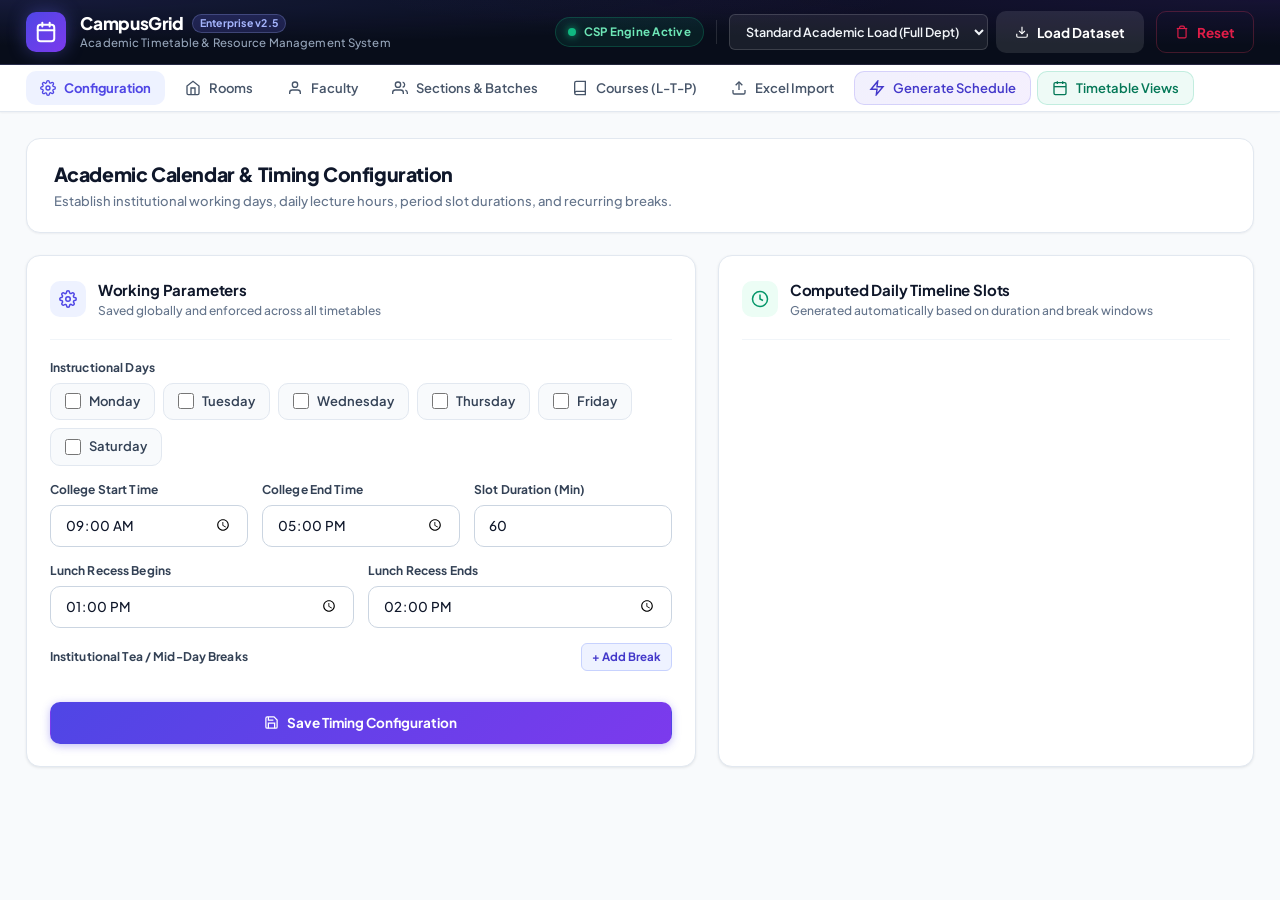
<file: templates/index.html>
<!DOCTYPE html>
<html lang="en">

<head>
    <meta charset="UTF-8">
    <meta name="viewport" content="width=device-width, initial-scale=1.0">
    <title>CampusGrid Enterprise — Academic Timetable Scheduling System</title>
    <!-- Modern Typography: Plus Jakarta Sans & Inter -->
    <link rel="preconnect" href="https://fonts.googleapis.com">
    <link rel="preconnect" href="https://fonts.gstatic.com" crossorigin>
    <link href="https://fonts.googleapis.com/css2?family=Plus+Jakarta+Sans:wght@400;500;600;700;800&family=Inter:wght@400;500;600;700&display=swap" rel="stylesheet">
    <!-- Cache-Busted Stylesheet -->
    <link rel="stylesheet" href="/static/style.css?v=3.0.0">
</head>

<body>

    <!-- ── Enterprise Top Header Bar ── -->
    <header class="app-header">
        <div class="header-container">
            <div class="brand-group">
                <div class="brand-logo">
                    <svg width="22" height="22" viewBox="0 0 24 24" fill="none" stroke="currentColor" stroke-width="2.2" stroke-linecap="round" stroke-linejoin="round">
                        <rect x="3" y="4" width="18" height="18" rx="3" ry="3"></rect>
                        <line x1="16" y1="2" x2="16" y2="6"></line>
                        <line x1="8" y1="2" x2="8" y2="6"></line>
                        <line x1="3" y1="10" x2="21" y2="10"></line>
                    </svg>
                </div>
                <div class="brand-details">
                    <div class="brand-title">
                        CampusGrid
                        <span class="badge-env">Enterprise v2.5</span>
                    </div>
                    <div class="brand-tagline">Academic Timetable &amp; Resource Management System</div>
                </div>
            </div>

            <div class="header-controls">
                <div class="engine-status-pill">
                    <span class="status-pulse-dot"></span>
                    <span class="engine-status-label">CSP Engine Active</span>
                </div>

                <div class="header-divider"></div>

                <!-- Scenario Quick Loader -->
                <div class="quick-scenario-box">
                    <select id="demo-scenario-select" class="select-scenario" title="Select academic dataset scenario">
                        <option value="standard">Standard Academic Load (Full Dept)</option>
                        <option value="bottleneck">High Utilization (Lab Intensive)</option>
                        <option value="infeasible">Conflict Verification Test</option>
                        <option value="single_section">Single Department Sample</option>
                    </select>
                    <button id="btn-load-demo" class="btn btn-header" title="Load chosen scenario into SQLite">
                        <svg width="14" height="14" viewBox="0 0 24 24" fill="none" stroke="currentColor" stroke-width="2"><path d="M21 15v4a2 2 0 0 1-2 2H5a2 2 0 0 1-2-2v-4"></path><polyline points="7 10 12 15 17 10"></polyline><line x1="12" y1="15" x2="12" y2="3"></line></svg>
                        Load Dataset
                    </button>
                </div>

                <button id="btn-clear-data" class="btn btn-ghost-danger btn-header-danger" title="Clear all database tables">
                    <svg width="14" height="14" viewBox="0 0 24 24" fill="none" stroke="currentColor" stroke-width="2"><polyline points="3 6 5 6 21 6"></polyline><path d="M19 6v14a2 2 0 0 1-2 2H7a2 2 0 0 1-2-2V6m3 0V4a2 2 0 0 1 2-2h4a2 2 0 0 1 2 2v2"></path></svg>
                    Reset
                </button>
            </div>
        </div>
    </header>

    <!-- ── Segmented Navigation Strip ── -->
    <nav class="app-nav">
        <div class="nav-container">
            <div class="nav-tabs tabs">
                <button class="tab-btn active" data-target="config">
                    <svg width="16" height="16" viewBox="0 0 24 24" fill="none" stroke="currentColor" stroke-width="2"><circle cx="12" cy="12" r="3"></circle><path d="M19.4 15a1.65 1.65 0 0 0 .33 1.82l.06.06a2 2 0 0 1 0 2.83 2 2 0 0 1-2.83 0l-.06-.06a1.65 1.65 0 0 0-1.82-.33 1.65 1.65 0 0 0-1 1.51V21a2 2 0 0 1-2 2 2 2 0 0 1-2-2v-.09A1.65 1.65 0 0 0 9 19.4a1.65 1.65 0 0 0-1.82.33l-.06.06a2 2 0 0 1-2.83 0 2 2 0 0 1 0-2.83l.06-.06a1.65 1.65 0 0 0 .33-1.82 1.65 1.65 0 0 0-1.51-1H3a2 2 0 0 1-2-2 2 2 0 0 1 2-2h.09A1.65 1.65 0 0 0 4.6 9a1.65 1.65 0 0 0-.33-1.82l-.06-.06a2 2 0 0 1 0-2.83 2 2 0 0 1 2.83 0l.06.06a1.65 1.65 0 0 0 1.82.33H9a1.65 1.65 0 0 0 1-1.51V3a2 2 0 0 1 2-2 2 2 0 0 1 2 2v.09a1.65 1.65 0 0 0 1 1.51 1.65 1.65 0 0 0 1.82-.33l.06-.06a2 2 0 0 1 2.83 0 2 2 0 0 1 0 2.83l-.06.06a1.65 1.65 0 0 0-.33 1.82V9a1.65 1.65 0 0 0 1.51 1H21a2 2 0 0 1 2 2 2 2 0 0 1-2 2h-.09a1.65 1.65 0 0 0-1.51 1z"></path></svg>
                    Configuration
                </button>
                <button class="tab-btn" data-target="rooms">
                    <svg width="16" height="16" viewBox="0 0 24 24" fill="none" stroke="currentColor" stroke-width="2"><path d="M3 9l9-7 9 7v11a2 2 0 0 1-2 2H5a2 2 0 0 1-2-2z"></path><polyline points="9 22 9 12 15 12 15 22"></polyline></svg>
                    Rooms
                </button>
                <button class="tab-btn" data-target="faculty">
                    <svg width="16" height="16" viewBox="0 0 24 24" fill="none" stroke="currentColor" stroke-width="2"><path d="M20 21v-2a4 4 0 0 0-4-4H8a4 4 0 0 0-4 4v2"></path><circle cx="12" cy="7" r="4"></circle></svg>
                    Faculty
                </button>
                <button class="tab-btn" data-target="sections">
                    <svg width="16" height="16" viewBox="0 0 24 24" fill="none" stroke="currentColor" stroke-width="2"><path d="M17 21v-2a4 4 0 0 0-4-4H5a4 4 0 0 0-4 4v2"></path><circle cx="9" cy="7" r="4"></circle><path d="M23 21v-2a4 4 0 0 0-3-3.87"></path><path d="M16 3.13a4 4 0 0 1 0 7.75"></path></svg>
                    Sections &amp; Batches
                </button>
                <button class="tab-btn" data-target="courses">
                    <svg width="16" height="16" viewBox="0 0 24 24" fill="none" stroke="currentColor" stroke-width="2"><path d="M4 19.5A2.5 2.5 0 0 1 6.5 17H20"></path><path d="M6.5 2H20v20H6.5A2.5 2.5 0 0 1 4 19.5v-15A2.5 2.5 0 0 1 6.5 2z"></path></svg>
                    Courses (L-T-P)
                </button>
                <button class="tab-btn" data-target="import">
                    <svg width="16" height="16" viewBox="0 0 24 24" fill="none" stroke="currentColor" stroke-width="2"><path d="M21 15v4a2 2 0 0 1-2 2H5a2 2 0 0 1-2-2v-4"></path><polyline points="17 8 12 3 7 8"></polyline><line x1="12" y1="3" x2="12" y2="15"></line></svg>
                    Excel Import
                </button>
                <button class="tab-btn tab-highlight" data-target="generate">
                    <svg width="16" height="16" viewBox="0 0 24 24" fill="none" stroke="currentColor" stroke-width="2.2"><polygon points="13 2 3 14 12 14 11 22 21 10 12 10 13 2"></polygon></svg>
                    Generate Schedule
                </button>
                <button class="tab-btn tab-highlight-secondary" data-target="views">
                    <svg width="16" height="16" viewBox="0 0 24 24" fill="none" stroke="currentColor" stroke-width="2"><rect x="3" y="4" width="18" height="18" rx="2" ry="2"></rect><line x1="16" y1="2" x2="16" y2="6"></line><line x1="8" y1="2" x2="8" y2="6"></line><line x1="3" y1="10" x2="21" y2="10"></line></svg>
                    Timetable Views
                </button>
            </div>
        </div>
    </nav>

    <!-- ── Main Workspace ── -->
    <main id="content">

        <!-- ========================================================
             1. CONFIGURATION TAB
             ======================================================== -->
        <section id="config" class="tab-content active">
            <div class="view-header-card">
                <div class="view-header-text">
                    <h2>Academic Calendar &amp; Timing Configuration</h2>
                    <p>Establish institutional working days, daily lecture hours, period slot durations, and recurring breaks.</p>
                </div>
            </div>

            <div class="layout-grid-2col">
                <div class="card form-card">
                    <div class="card-head">
                        <div class="card-head-icon icon-indigo">
                            <svg width="18" height="18" viewBox="0 0 24 24" fill="none" stroke="currentColor" stroke-width="2"><circle cx="12" cy="12" r="3"></circle><path d="M19.4 15a1.65 1.65 0 0 0 .33 1.82l.06.06a2 2 0 0 1 0 2.83 2 2 0 0 1-2.83 0l-.06-.06a1.65 1.65 0 0 0-1.82-.33 1.65 1.65 0 0 0-1 1.51V21a2 2 0 0 1-2 2 2 2 0 0 1-2-2v-.09A1.65 1.65 0 0 0 9 19.4a1.65 1.65 0 0 0-1.82.33l-.06.06a2 2 0 0 1-2.83 0 2 2 0 0 1 0-2.83l.06-.06a1.65 1.65 0 0 0 .33-1.82 1.65 1.65 0 0 0-1.51-1H3a2 2 0 0 1-2-2 2 2 0 0 1 2-2h.09A1.65 1.65 0 0 0 4.6 9a1.65 1.65 0 0 0-.33-1.82l-.06-.06a2 2 0 0 1 0-2.83 2 2 0 0 1 2.83 0l.06.06a1.65 1.65 0 0 0 1.82.33H9a1.65 1.65 0 0 0 1-1.51V3a2 2 0 0 1 2-2 2 2 0 0 1 2 2v.09a1.65 1.65 0 0 0 1 1.51 1.65 1.65 0 0 0 1.82-.33l.06-.06a2 2 0 0 1 2.83 0 2 2 0 0 1 0 2.83l-.06.06a1.65 1.65 0 0 0-.33 1.82V9a1.65 1.65 0 0 0 1.51 1H21a2 2 0 0 1 2 2 2 2 0 0 1-2 2h-.09a1.65 1.65 0 0 0-1.51 1z"></path></svg>
                        </div>
                        <div>
                            <h3>Working Parameters</h3>
                            <span class="card-subtitle">Saved globally and enforced across all timetables</span>
                        </div>
                    </div>

                    <form id="form-config" class="form-body">
                        <div class="form-group">
                            <label class="form-label">Instructional Days</label>
                            <div class="checkbox-pills-row">
                                <label class="checkbox-pill"><input type="checkbox" name="working_days" value="Monday"> Monday</label>
                                <label class="checkbox-pill"><input type="checkbox" name="working_days" value="Tuesday"> Tuesday</label>
                                <label class="checkbox-pill"><input type="checkbox" name="working_days" value="Wednesday"> Wednesday</label>
                                <label class="checkbox-pill"><input type="checkbox" name="working_days" value="Thursday"> Thursday</label>
                                <label class="checkbox-pill"><input type="checkbox" name="working_days" value="Friday"> Friday</label>
                                <label class="checkbox-pill"><input type="checkbox" name="working_days" value="Saturday"> Saturday</label>
                            </div>
                        </div>

                        <div class="form-grid-3">
                            <div class="form-group">
                                <label class="form-label" for="start_time">College Start Time</label>
                                <input type="time" id="start_time" name="start_time" value="09:00" class="input-modern" required>
                            </div>
                            <div class="form-group">
                                <label class="form-label" for="end_time">College End Time</label>
                                <input type="time" id="end_time" name="end_time" value="17:00" class="input-modern" required>
                            </div>
                            <div class="form-group">
                                <label class="form-label" for="slot_duration_minutes">Slot Duration (Min)</label>
                                <input type="number" id="slot_duration_minutes" name="slot_duration_minutes" value="60" class="input-modern" min="30" max="120" step="5" required>
                            </div>
                        </div>

                        <div class="form-grid-2">
                            <div class="form-group">
                                <label class="form-label" for="lunch_start">Lunch Recess Begins</label>
                                <input type="time" id="lunch_start" name="lunch_start" value="13:00" class="input-modern" required>
                            </div>
                            <div class="form-group">
                                <label class="form-label" for="lunch_end">Lunch Recess Ends</label>
                                <input type="time" id="lunch_end" name="lunch_end" value="14:00" class="input-modern" required>
                            </div>
                        </div>

                        <div class="form-group">
                            <div class="form-label-row">
                                <label class="form-label">Institutional Tea / Mid-Day Breaks</label>
                                <button type="button" id="btn-add-break" class="btn btn-xs btn-outline-primary">+ Add Break</button>
                            </div>
                            <div id="breaks-container" class="breaks-list"></div>
                        </div>

                        <button type="submit" class="btn btn-primary btn-block">
                            <svg width="15" height="15" viewBox="0 0 24 24" fill="none" stroke="currentColor" stroke-width="2"><path d="M19 21H5a2 2 0 0 1-2-2V5a2 2 0 0 1 2-2h11l5 5v11a2 2 0 0 1-2 2z"></path><polyline points="17 21 17 13 7 13 7 21"></polyline><polyline points="7 3 7 8 15 8"></polyline></svg>
                            Save Timing Configuration
                        </button>
                    </form>
                </div>

                <div class="card preview-card" id="time-slots-display">
                    <div class="card-head">
                        <div class="card-head-icon icon-emerald">
                            <svg width="18" height="18" viewBox="0 0 24 24" fill="none" stroke="currentColor" stroke-width="2"><circle cx="12" cy="12" r="10"></circle><polyline points="12 6 12 12 16 14"></polyline></svg>
                        </div>
                        <div>
                            <h3>Computed Daily Timeline Slots</h3>
                            <span class="card-subtitle">Generated automatically based on duration and break windows</span>
                        </div>
                    </div>
                    <div class="timeline-slot-container">
                        <ul id="time-slots-list" class="slot-list-modern"></ul>
                    </div>
                </div>
            </div>
        </section>

        <!-- ========================================================
             2. ROOMS TAB
             ======================================================== -->
        <section id="rooms" class="tab-content">
            <div class="view-header-card">
                <div class="view-header-text">
                    <h2>Campus Classrooms &amp; Laboratories</h2>
                    <p>Manage learning spaces, theoretical lecture halls, and specialized laboratory infrastructure.</p>
                </div>
            </div>

            <div class="card form-card">
                <div class="card-head">
                    <div class="card-head-icon icon-blue">
                        <svg width="18" height="18" viewBox="0 0 24 24" fill="none" stroke="currentColor" stroke-width="2"><path d="M3 9l9-7 9 7v11a2 2 0 0 1-2 2H5a2 2 0 0 1-2-2z"></path><polyline points="9 22 9 12 15 12 15 22"></polyline></svg>
                    </div>
                    <div>
                        <h3 class="form-title">Register New Room</h3>
                        <span class="card-subtitle">Specify room capability and physical seating capacity</span>
                    </div>
                </div>
                <form id="form-room" class="form-grid-5">
                    <div class="form-group">
                        <label class="form-label" for="room_id">Room ID</label>
                        <input type="text" id="room_id" class="input-modern" placeholder="e.g. R101" required>
                    </div>
                    <div class="form-group">
                        <label class="form-label" for="room_name">Display Name</label>
                        <input type="text" id="room_name" class="input-modern" placeholder="e.g. Hall 101" required>
                    </div>
                    <div class="form-group">
                        <label class="form-label" for="room_type">Space Type</label>
                        <select id="room_type" class="select-modern" required>
                            <option value="THEORY_ROOM">Theory Room</option>
                            <option value="LAB">Laboratory</option>
                        </select>
                    </div>
                    <div class="form-group">
                        <label class="form-label" for="room_capacity">Capacity (Seats)</label>
                        <input type="number" id="room_capacity" class="input-modern" placeholder="e.g. 60" min="10">
                    </div>
                    <div class="form-group">
                        <label class="form-label" for="room_category">Category (Optional)</label>
                        <input type="text" id="room_category" class="input-modern" placeholder="e.g. CS Wing">
                    </div>
                    <div class="form-group form-actions-col">
                        <label class="form-label">&nbsp;</label>
                        <button type="submit" class="btn btn-primary btn-block">
                            <svg width="15" height="15" viewBox="0 0 24 24" fill="none" stroke="currentColor" stroke-width="2"><line x1="12" y1="5" x2="12" y2="19"></line><line x1="5" y1="12" x2="19" y2="12"></line></svg>
                            Add Room
                        </button>
                    </div>
                </form>
            </div>

            <div class="card table-card">
                <div class="table-responsive">
                    <table id="table-rooms" class="table-modern">
                        <thead>
                            <tr>
                                <th>Room ID</th>
                                <th>Name</th>
                                <th>Type</th>
                                <th>Capacity</th>
                                <th>Category</th>
                                <th style="text-align: right;">Actions</th>
                            </tr>
                        </thead>
                        <tbody></tbody>
                    </table>
                </div>
            </div>
        </section>

        <!-- ========================================================
             3. FACULTY TAB
             ======================================================== -->
        <section id="faculty" class="tab-content">
            <div class="view-header-card">
                <div class="view-header-text">
                    <h2>Academic Faculty Roster</h2>
                    <p>Register professors and instructors to be mapped to theoretical and practical courses.</p>
                </div>
            </div>

            <div class="card form-card">
                <div class="card-head">
                    <div class="card-head-icon icon-purple">
                        <svg width="18" height="18" viewBox="0 0 24 24" fill="none" stroke="currentColor" stroke-width="2"><path d="M20 21v-2a4 4 0 0 0-4-4H8a4 4 0 0 0-4 4v2"></path><circle cx="12" cy="7" r="4"></circle></svg>
                    </div>
                    <div>
                        <h3 class="form-title">Register Faculty Member</h3>
                        <span class="card-subtitle">Define unique instructor identifier and academic title</span>
                    </div>
                </div>
                <form id="form-faculty" class="form-grid-3">
                    <div class="form-group">
                        <label class="form-label" for="faculty_id">Faculty ID</label>
                        <input type="text" id="faculty_id" class="input-modern" placeholder="e.g. F101" required>
                    </div>
                    <div class="form-group">
                        <label class="form-label" for="faculty_name">Full Name with Title</label>
                        <input type="text" id="faculty_name" class="input-modern" placeholder="e.g. Dr. Rajesh Sharma" required>
                    </div>
                    <div class="form-group form-actions-col">
                        <label class="form-label">&nbsp;</label>
                        <button type="submit" class="btn btn-primary btn-block">
                            <svg width="15" height="15" viewBox="0 0 24 24" fill="none" stroke="currentColor" stroke-width="2"><line x1="12" y1="5" x2="12" y2="19"></line><line x1="5" y1="12" x2="19" y2="12"></line></svg>
                            Add Faculty
                        </button>
                    </div>
                </form>
            </div>

            <div class="card table-card">
                <div class="table-responsive">
                    <table id="table-faculty" class="table-modern">
                        <thead>
                            <tr>
                                <th>Faculty ID</th>
                                <th>Full Name</th>
                                <th style="text-align: right;">Actions</th>
                            </tr>
                        </thead>
                        <tbody></tbody>
                    </table>
                </div>
            </div>
        </section>

        <!-- ========================================================
             4. SECTIONS & BATCHES TAB
             ======================================================== -->
        <section id="sections" class="tab-content">
            <div class="view-header-card">
                <div class="view-header-text">
                    <h2>Academic Sections &amp; Laboratory Batches</h2>
                    <p>Establish student cohorts, semesters, division groupings, and laboratory subdivisions.</p>
                </div>
            </div>

            <div class="card form-card">
                <div class="card-head">
                    <div class="card-head-icon icon-teal">
                        <svg width="18" height="18" viewBox="0 0 24 24" fill="none" stroke="currentColor" stroke-width="2"><path d="M17 21v-2a4 4 0 0 0-4-4H5a4 4 0 0 0-4 4v2"></path><circle cx="9" cy="7" r="4"></circle><path d="M23 21v-2a4 4 0 0 0-3-3.87"></path><path d="M16 3.13a4 4 0 0 1 0 7.75"></path></svg>
                    </div>
                    <div>
                        <h3 class="form-title">Create Class Section</h3>
                        <span class="card-subtitle">Set semester, division strength, and optional home-room binding</span>
                    </div>
                </div>
                <form id="form-section" class="form-grid-6">
                    <div class="form-group">
                        <label class="form-label" for="section_id">Section ID</label>
                        <input type="text" id="section_id" class="input-modern" placeholder="e.g. 3A" required>
                    </div>
                    <div class="form-group">
                        <label class="form-label" for="section_name">Display Name</label>
                        <input type="text" id="section_name" class="input-modern" placeholder="e.g. CSE 3A" required>
                    </div>
                    <div class="form-group">
                        <label class="form-label" for="section_semester">Semester</label>
                        <input type="number" id="section_semester" class="input-modern" placeholder="3" min="1" max="8" required>
                    </div>
                    <div class="form-group">
                        <label class="form-label" for="section_division">Division</label>
                        <input type="text" id="section_division" class="input-modern" placeholder="A" required>
                    </div>
                    <div class="form-group">
                        <label class="form-label" for="section_strength">Strength</label>
                        <input type="number" id="section_strength" class="input-modern" placeholder="e.g. 60">
                    </div>
                    <div class="form-group">
                        <label class="form-label" for="section_home_room_id">Home Room</label>
                        <select id="section_home_room_id" class="select-modern">
                            <option value="">Home Room (Optional)</option>
                        </select>
                    </div>
                    <div class="form-group form-actions-col-full">
                        <button type="submit" class="btn btn-primary btn-block">
                            <svg width="15" height="15" viewBox="0 0 24 24" fill="none" stroke="currentColor" stroke-width="2"><line x1="12" y1="5" x2="12" y2="19"></line><line x1="5" y1="12" x2="19" y2="12"></line></svg>
                            Add Section
                        </button>
                    </div>
                </form>
            </div>

            <div class="card table-card">
                <div class="table-responsive">
                    <table id="table-sections" class="table-modern">
                        <thead>
                            <tr>
                                <th>Section ID</th>
                                <th>Name</th>
                                <th>Semester</th>
                                <th>Division</th>
                                <th>Strength</th>
                                <th>Home Room</th>
                                <th>Assigned Batches</th>
                                <th style="text-align: right;">Actions</th>
                            </tr>
                        </thead>
                        <tbody></tbody>
                    </table>
                </div>
            </div>

            <!-- Lab Batch Sub-Manager -->
            <div class="card form-card" style="margin-top: 1.5rem;">
                <div class="card-head">
                    <div class="card-head-icon icon-amber">
                        <svg width="18" height="18" viewBox="0 0 24 24" fill="none" stroke="currentColor" stroke-width="2"><rect x="2" y="7" width="20" height="14" rx="2" ry="2"></rect><path d="M16 21V5a2 2 0 0 0-2-2h-4a2 2 0 0 0-2 2v16"></path></svg>
                    </div>
                    <div>
                        <h3 class="form-title">Add Laboratory Practical Batch</h3>
                        <span class="card-subtitle">Subdivide a section into smaller practical laboratory cohorts</span>
                    </div>
                </div>
                <form id="form-batch" class="form-grid-4">
                    <div class="form-group">
                        <label class="form-label" for="batch_id">Batch ID</label>
                        <input type="text" id="batch_id" class="input-modern" placeholder="e.g. A1" required>
                    </div>
                    <div class="form-group">
                        <label class="form-label" for="batch_name">Batch Name</label>
                        <input type="text" id="batch_name" class="input-modern" placeholder="e.g. Batch A1" required>
                    </div>
                    <div class="form-group">
                        <label class="form-label" for="batch_section">Parent Section</label>
                        <select id="batch_section" class="select-modern" required>
                            <option value="">Select Section</option>
                        </select>
                    </div>
                    <div class="form-group">
                        <label class="form-label" for="batch_strength">Batch Strength</label>
                        <input type="number" id="batch_strength" class="input-modern" placeholder="e.g. 30" required>
                    </div>
                    <div class="form-group form-actions-col-full">
                        <button type="submit" class="btn btn-secondary btn-block">
                            <svg width="15" height="15" viewBox="0 0 24 24" fill="none" stroke="currentColor" stroke-width="2"><line x1="12" y1="5" x2="12" y2="19"></line><line x1="5" y1="12" x2="19" y2="12"></line></svg>
                            Add Lab Batch to Section
                        </button>
                    </div>
                </form>
            </div>
        </section>

        <!-- ========================================================
             5. COURSES TAB
             ======================================================== -->
        <section id="courses" class="tab-content">
            <div class="view-header-card">
                <div class="view-header-text">
                    <h2>Academic Courses &amp; L-T-P Curriculum</h2>
                    <p>Map courses with lecture (L), tutorial (T), and practical (P) credits, assigned faculty, and room bindings.</p>
                </div>
            </div>

            <div class="card form-card">
                <div class="card-head">
                    <div class="card-head-icon icon-indigo">
                        <svg width="18" height="18" viewBox="0 0 24 24" fill="none" stroke="currentColor" stroke-width="2"><path d="M4 19.5A2.5 2.5 0 0 1 6.5 17H20"></path><path d="M6.5 2H20v20H6.5A2.5 2.5 0 0 1 4 19.5v-15A2.5 2.5 0 0 1 6.5 2z"></path></svg>
                    </div>
                    <div>
                        <h3 class="form-title">Configure Curriculum Course</h3>
                        <span class="card-subtitle">All fields are mapped directly to CSP scheduling variables</span>
                    </div>
                </div>

                <form id="form-course" class="form-body">
                    <div class="form-grid-4">
                        <div class="form-group">
                            <label class="form-label" for="course_id">Course ID (Internal)</label>
                            <input type="text" id="course_id" class="input-modern" placeholder="e.g. CS301_3A" required>
                        </div>
                        <div class="form-group">
                            <label class="form-label" for="course_code">Course Code</label>
                            <input type="text" id="course_code" class="input-modern" placeholder="e.g. CS301" required>
                        </div>
                        <div class="form-group">
                            <label class="form-label" for="course_name">Course Title</label>
                            <input type="text" id="course_name" class="input-modern" placeholder="e.g. Data Structures &amp; Algorithms" required>
                        </div>
                        <div class="form-group">
                            <label class="form-label" for="course_section">Assigned Section</label>
                            <select id="course_section" class="select-modern" required>
                                <option value="">Select Section</option>
                            </select>
                        </div>
                    </div>

                    <div class="form-grid-4" style="margin-top: 10px;">
                        <div class="form-group">
                            <label class="form-label">Weekly Credits (L - T - P)</label>
                            <div class="ltp-pill-group">
                                <div class="ltp-box">
                                    <span class="ltp-tag">L</span>
                                    <input type="number" step="0.5" id="course_l" value="3" min="0" title="Lecture Hours" required>
                                </div>
                                <div class="ltp-box">
                                    <span class="ltp-tag">T</span>
                                    <input type="number" step="0.5" id="course_t" value="0" min="0" title="Tutorial Hours" required>
                                </div>
                                <div class="ltp-box">
                                    <span class="ltp-tag">P</span>
                                    <input type="number" step="0.5" id="course_p" value="0" min="0" title="Practical Lab Hours" required>
                                </div>
                            </div>
                        </div>

                        <div class="form-group">
                            <label class="form-label" for="course_faculty">Lead Instructor</label>
                            <select id="course_faculty" class="select-modern" required>
                                <option value="">Select Faculty</option>
                            </select>
                        </div>

                        <div class="form-group">
                            <label class="form-label" for="course_assistant_faculty">Co-Instructor / Assistant</label>
                            <select id="course_assistant_faculty" class="select-modern">
                                <option value="">Select Assistant Faculty (Optional)</option>
                            </select>
                            <div id="course_asst_tags" class="asst-tags-container"></div>
                        </div>

                        <div class="form-group">
                            <label class="form-label" for="course_room_type">Required Space Type</label>
                            <select id="course_room_type" class="select-modern" required>
                                <option value="THEORY_ROOM">Theory Classroom</option>
                                <option value="LAB">Laboratory Space</option>
                            </select>
                        </div>
                    </div>

                    <div class="form-grid-2" style="margin-top: 10px;">
                        <div class="form-group">
                            <label class="form-label" for="course_required_room">Specific Room Binding (Optional)</label>
                            <select id="course_required_room" class="select-modern">
                                <option value="">No Preference (Auto-Allocate)</option>
                            </select>
                        </div>

                        <div class="form-group">
                            <label class="form-label" for="course_lab_batches">Practical Lab Batches (When P &gt; 0)</label>
                            <select id="course_lab_batches" multiple class="select-modern-multiple" style="display: none; height: 75px;" title="Hold Ctrl/Cmd to select multiple">
                            </select>
                            <div class="help-text">Visible only when Practical credit P &gt; 0. Hold Ctrl/Cmd to select multiple.</div>
                        </div>
                    </div>

                    <button type="submit" class="btn btn-primary" style="margin-top: 12px;">
                        <svg width="15" height="15" viewBox="0 0 24 24" fill="none" stroke="currentColor" stroke-width="2"><line x1="12" y1="5" x2="12" y2="19"></line><line x1="5" y1="12" x2="19" y2="12"></line></svg>
                        Add Course to Curriculum
                    </button>
                </form>
            </div>

            <div class="card table-card">
                <div class="table-responsive">
                    <table id="table-courses" class="table-modern">
                        <thead>
                            <tr>
                                <th>Course ID</th>
                                <th>Code</th>
                                <th>Course Name</th>
                                <th>Section</th>
                                <th>L-T-P</th>
                                <th>Batches</th>
                                <th>Lead Faculty</th>
                                <th>Co-Instructors</th>
                                <th>Type</th>
                                <th>Required Room</th>
                                <th style="text-align: right;">Actions</th>
                            </tr>
                        </thead>
                        <tbody></tbody>
                    </table>
                </div>
            </div>
        </section>

        <!-- ========================================================
             6. EXCEL IMPORT TAB
             ======================================================== -->
        <section id="import" class="tab-content">
            <div class="view-header-card">
                <div class="view-header-text">
                    <h2>Academic Dataset Import &amp; Batch Upload</h2>
                    <p>Import an entire semester's faculty, spaces, divisions, batches, and course requirements via Excel (.xlsx).</p>
                </div>
                <div class="view-header-actions">
                    <a href="/api/download-template" class="btn btn-secondary">
                        <svg width="15" height="15" viewBox="0 0 24 24" fill="none" stroke="currentColor" stroke-width="2"><path d="M21 15v4a2 2 0 0 1-2 2H5a2 2 0 0 1-2-2v-4"></path><polyline points="7 10 12 15 17 10"></polyline><line x1="12" y1="15" x2="12" y2="3"></line></svg>
                        Download Starter Template (.xlsx)
                    </a>
                </div>
            </div>

            <div class="card form-card">
                <div class="card-head">
                    <div class="card-head-icon icon-emerald">
                        <svg width="18" height="18" viewBox="0 0 24 24" fill="none" stroke="currentColor" stroke-width="2"><path d="M21 15v4a2 2 0 0 1-2 2H5a2 2 0 0 1-2-2v-4"></path><polyline points="17 8 12 3 7 8"></polyline><line x1="12" y1="3" x2="12" y2="15"></line></svg>
                    </div>
                    <div>
                        <h3>Upload Institutional Spreadsheet</h3>
                        <span class="card-subtitle">Pre-validates foreign keys and integrity before persisting to SQLite</span>
                    </div>
                </div>

                <div class="upload-dropzone" id="dropzone-box">
                    <input type="file" id="excel-file" accept=".xlsx">
                    <div class="upload-icon">
                        <svg width="28" height="28" viewBox="0 0 24 24" fill="none" stroke="currentColor" stroke-width="2"><path d="M21 15v4a2 2 0 0 1-2 2H5a2 2 0 0 1-2-2v-4"></path><polyline points="17 8 12 3 7 8"></polyline><line x1="12" y1="3" x2="12" y2="15"></line></svg>
                    </div>
                    <div class="upload-prompt">Click or drag &amp; drop your workbook here</div>
                    <div class="upload-hint">Workbook must include sheets: <strong>Faculty</strong>, <strong>Rooms</strong>, <strong>Sections</strong>, <strong>Batches</strong>, and <strong>Courses</strong></div>
                    <div id="selected-file-name" class="upload-filename" style="display: none;"></div>
                </div>

                <div class="upload-actions-row">
                    <button id="btn-preview-import" class="btn btn-secondary">
                        <svg width="15" height="15" viewBox="0 0 24 24" fill="none" stroke="currentColor" stroke-width="2"><circle cx="11" cy="11" r="8"></circle><line x1="21" y1="21" x2="16.65" y2="16.65"></line></svg>
                        Validate &amp; Preview Dataset
                    </button>
                    <button id="btn-import-excel" class="btn btn-primary" style="display: none;">
                        <svg width="15" height="15" viewBox="0 0 24 24" fill="none" stroke="currentColor" stroke-width="2"><polyline points="20 6 9 17 4 12"></polyline></svg>
                        Persist Dataset to SQLite
                    </button>
                </div>

                <div id="import-preview" class="preview-summary-card" style="display: none;">
                    <h4>Validation Audit Results</h4>
                    <div id="preview-counts"></div>
                    <div id="preview-errors"></div>
                </div>
            </div>
        </section>

        <!-- ========================================================
             7. GENERATE TAB
             ======================================================== -->
        <section id="generate" class="tab-content">
            <div class="view-header-card">
                <div class="view-header-text">
                    <h2>CSP Schedule Generation Engine</h2>
                    <p>Mathematical constraint solver with Minimum Remaining Values (MRV) heuristic and back-checking.</p>
                </div>
            </div>

            <!-- Algorithm Metrics Overview -->
            <div class="engine-stats-grid">
                <div class="stat-card">
                    <div class="stat-label">Hard Constraints</div>
                    <div class="stat-value">6</div>
                    <div class="stat-desc">Zero Overlap Guarantee</div>
                </div>
                <div class="stat-card">
                    <div class="stat-label">Quality Objectives</div>
                    <div class="stat-value">7</div>
                    <div class="stat-desc">Multi-Metric Soft Scoring</div>
                </div>
                <div class="stat-card">
                    <div class="stat-label">Heuristic Strategy</div>
                    <div class="stat-value" style="font-size: 1.35rem; padding-top: 4px;">MRV + Degree</div>
                    <div class="stat-desc">Minimum Remaining Values</div>
                </div>
                <div class="stat-card">
                    <div class="stat-label">Average Runtime</div>
                    <div class="stat-value">&lt; 60ms</div>
                    <div class="stat-desc">Instantaneous Convergence</div>
                </div>
            </div>

            <div class="card constraints-pill-card">
                <div class="constraints-title">Mathematical Constraints Enforced:</div>
                <div class="constraints-tags">
                    <span class="constraint-chip">Zero Faculty Double-Booking</span>
                    <span class="constraint-chip">Zero Room Collision</span>
                    <span class="constraint-chip">Continuous Multi-Hour Lab Blocks</span>
                    <span class="constraint-chip">Lab / Classroom Capacity Matching</span>
                    <span class="constraint-chip">Co-Instructor Simultaneous Synchronization</span>
                    <span class="constraint-chip">Section Home-Room Binding</span>
                </div>
            </div>

            <!-- Pre-Generate Summary Audit Modal / Panel -->
            <div class="card" id="pre-gen-summary" style="display: none; margin-bottom: 1.5rem; border: 2px solid var(--primary-light);">
                <div class="card-head">
                    <div class="card-head-icon icon-indigo">
                        <svg width="18" height="18" viewBox="0 0 24 24" fill="none" stroke="currentColor" stroke-width="2"><path d="M14 2H6a2 2 0 0 0-2 2v16a2 2 0 0 0 2 2h12a2 2 0 0 0 2-2V8z"></path><polyline points="14 2 14 8 20 8"></polyline><line x1="16" y1="13" x2="8" y2="13"></line><line x1="16" y1="17" x2="8" y2="17"></line><polyline points="10 9 9 9 8 9"></polyline></svg>
                    </div>
                    <div>
                        <h3>Pre-Flight Resource Audit</h3>
                        <span class="card-subtitle">Verifying supply vs. demand balance across sections, hours, and rooms</span>
                    </div>
                </div>
                <div id="summary-grid" style="display: grid; grid-template-columns: repeat(auto-fit, minmax(130px, 1fr)); gap: 12px; margin: 16px 0;"></div>
                <div id="summary-warnings" style="margin-bottom: 16px;"></div>
                <div style="display: flex; gap: 12px; flex-wrap: wrap;">
                    <button id="btn-confirm-generate" class="btn btn-primary" style="flex: 1; min-width: 220px; height: 46px; font-size: 14.5px;">
                        <svg width="16" height="16" viewBox="0 0 24 24" fill="none" stroke="currentColor" stroke-width="2.2"><polygon points="13 2 3 14 12 14 11 22 21 10 12 10 13 2"></polygon></svg>
                        Confirm &amp; Run Generation Engine
                    </button>
                    <button id="btn-cancel-generate" class="btn btn-secondary" style="height: 46px;">Cancel</button>
                </div>
            </div>

            <!-- Generation Action Bar -->
            <div class="card generate-action-card">
                <div class="generate-action-left">
                    <button id="btn-generate" class="btn-generate-hero">
                        <svg width="20" height="20" viewBox="0 0 24 24" fill="none" stroke="currentColor" stroke-width="2.4"><polygon points="13 2 3 14 12 14 11 22 21 10 12 10 13 2"></polygon></svg>
                        Generate Timetable
                    </button>
                    <button id="btn-validate" class="btn btn-secondary btn-validate">
                        <svg width="16" height="16" viewBox="0 0 24 24" fill="none" stroke="currentColor" stroke-width="2"><path d="M22 11.08V12a10 10 0 1 1-5.93-9.14"></path><polyline points="22 4 12 14.01 9 11.01"></polyline></svg>
                        Pre-Validate Data &amp; Constraints
                    </button>
                </div>
                <div class="generate-action-right">
                    <span class="engine-pill">Engine Ready</span>
                </div>
            </div>

            <!-- Generation Status Results -->
            <div id="generate-status" style="margin-top: 1.5rem; display: none;">
                <div class="status-card" id="gen-status-card">
                    <h3 id="gen-status-text"></h3>
                    <div id="gen-score" style="display: none;"></div>
                    <div id="gen-diagnostics" style="display: none; color: #dc2626; margin-top: 10px;"></div>
                </div>
            </div>

            <div id="validation-report" style="display: none; margin-top: 1.5rem;">
                <div class="card">
                    <h3 class="form-title">Configuration Audit Findings</h3>
                    <div id="val-content"></div>
                </div>
            </div>
        </section>

        <!-- ========================================================
             8. TIMETABLE VIEWS TAB
             ======================================================== -->
        <section id="views" class="tab-content">
            <div class="view-header-card">
                <div class="view-header-text">
                    <h2>Institutional Timetable Schedule Views</h2>
                    <p>Review the optimized schedule across master, section-wise, faculty-wise, or classroom-wise perspectives.</p>
                </div>
                <div class="view-header-actions">
                    <button id="btn-print" class="btn btn-primary" style="display: none;" onclick="window.print()">
                        <svg width="15" height="15" viewBox="0 0 24 24" fill="none" stroke="currentColor" stroke-width="2"><polyline points="6 9 6 2 18 2 18 9"></polyline><path d="M6 18H4a2 2 0 0 1-2-2v-5a2 2 0 0 1 2-2h16a2 2 0 0 1 2 2v5a2 2 0 0 1-2 2h-2"></path><rect x="6 14" width="12" height="8"></rect></svg>
                        Print / Export to PDF
                    </button>
                </div>
            </div>

            <!-- View Perspective Selector Bar -->
            <div class="view-perspective-bar">
                <div class="view-tabs-segmented view-tabs">
                    <button class="view-btn active" data-view="master">
                        <svg width="14" height="14" viewBox="0 0 24 24" fill="none" stroke="currentColor" stroke-width="2"><rect x="3" y="3" width="7" height="7"></rect><rect x="14" y="3" width="7" height="7"></rect><rect x="14" y="14" width="7" height="7"></rect><rect x="3" y="14" width="7" height="7"></rect></svg>
                        Master View
                    </button>
                    <button class="view-btn" data-view="section">
                        <svg width="14" height="14" viewBox="0 0 24 24" fill="none" stroke="currentColor" stroke-width="2"><path d="M17 21v-2a4 4 0 0 0-4-4H5a4 4 0 0 0-4 4v2"></path><circle cx="9" cy="7" r="4"></circle></svg>
                        By Section
                    </button>
                    <button class="view-btn" data-view="faculty">
                        <svg width="14" height="14" viewBox="0 0 24 24" fill="none" stroke="currentColor" stroke-width="2"><path d="M20 21v-2a4 4 0 0 0-4-4H8a4 4 0 0 0-4 4v2"></path><circle cx="12" cy="7" r="4"></circle></svg>
                        By Faculty
                    </button>
                    <button class="view-btn" data-view="room">
                        <svg width="14" height="14" viewBox="0 0 24 24" fill="none" stroke="currentColor" stroke-width="2"><path d="M3 9l9-7 9 7v11a2 2 0 0 1-2 2H5a2 2 0 0 1-2-2z"></path></svg>
                        By Room
                    </button>
                </div>

                <div id="view-controls" class="view-filter-controls">
                    <select id="view-selector" class="select-modern" style="display: none; min-width: 250px;"></select>
                </div>
            </div>

            <!-- Timetable Legend -->
            <div class="timetable-legend">
                <div class="legend-item"><span class="legend-box legend-theory"></span> Theory Lecture</div>
                <div class="legend-item"><span class="legend-box legend-lab"></span> Laboratory Practical Block</div>
                <div class="legend-item"><span class="legend-box legend-break"></span> Scheduled Tea / Lunch Recess</div>
                <div class="legend-item"><span class="legend-box legend-free"></span> Available Idle Slot</div>
            </div>

            <!-- Timetable Grid Rendering Container -->
            <div id="view-content" class="timetable-render-zone">
                <div class="empty-state">
                    <svg width="48" height="48" viewBox="0 0 24 24" fill="none" stroke="currentColor" stroke-width="1.5"><rect x="3" y="4" width="18" height="18" rx="2" ry="2"></rect><line x1="16" y1="2" x2="16" y2="6"></line><line x1="8" y1="2" x2="8" y2="6"></line><line x1="3" y1="10" x2="21" y2="10"></line></svg>
                    <h4>No Timetable Generated Yet</h4>
                    <p>Navigate to the <strong>Generate Schedule</strong> tab and click <em>Generate Timetable</em> to compute the optimal schedule.</p>
                </div>
            </div>
        </section>

    </main>

    <!-- Global Toast Notification Alert -->
    <div id="notification" class="notification hidden"></div>

    <!-- Application Script with Cache-Buster -->
    <script src="/static/app.js?v=3.0.0"></script>

    <!-- Pre-Flight Summary Capture Script -->
    <script>
        (function () {
            const btnGen = document.getElementById('btn-generate');
            const btnConf = document.getElementById('btn-confirm-generate');
            const btnCancel = document.getElementById('btn-cancel-generate');
            const panel = document.getElementById('pre-gen-summary');
            const grid = document.getElementById('summary-grid');
            const warnings = document.getElementById('summary-warnings');
            const controls = document.querySelector('.generate-action-card');

            let _skipSummary = false;

            function statCard(label, value, color) {
                return `<div style="background: linear-gradient(135deg, #ffffff 0%, #f8fafc 100%); border: 1px solid #e2e8f0; border-radius: 10px; padding: 14px 12px; text-align: center; box-shadow: 0 1px 3px rgba(15,23,42,0.04); position: relative; overflow: hidden;">
                        <div style="position: absolute; top: 0; left: 0; right: 0; height: 3px; background: ${color || '#4f46e5'};"></div>
                        <div style="font-size: 22px; font-weight: 800; color: #0f172a; line-height: 1.2;">${value}</div>
                        <div style="font-size: 11px; color: #64748b; margin-top: 4px; font-weight: 600; text-transform: uppercase; letter-spacing: 0.04em;">${label}</div>
                    </div>`;
            }

            btnGen && btnGen.addEventListener('click', async (e) => {
                if (_skipSummary) { _skipSummary = false; return; }

                e.stopImmediatePropagation();
                try {
                    const res = await fetch('/api/summary');
                    const data = await res.json();

                    if (!data.config_set) {
                        alert('Please save a timing configuration first.');
                        return;
                    }
                    if (data.courses === 0) {
                        alert('No courses defined. Please add courses or load a sample dataset before generating.');
                        return;
                    }

                    grid.innerHTML = [
                        statCard('Sections', data.sections, '#3b82f6'),
                        statCard('Batches', data.batches, '#3b82f6'),
                        statCard('Faculty', data.faculty, '#8b5cf6'),
                        statCard('Theory Rooms', data.theory_rooms, '#10b981'),
                        statCard('Lab Rooms', data.lab_rooms, '#10b981'),
                        statCard('Courses', data.courses, '#6366f1'),
                        statCard('Theory Sessions / Wk', data.theory_sessions_per_week, '#f59e0b'),
                        statCard('Lab Sessions / Wk', data.lab_sessions_per_week, '#f59e0b'),
                        statCard('Total Session Hours', data.total_weekly_session_hours, '#ef4444'),
                        statCard('Available Weekly Slots', data.available_slots_per_week, '#475569'),
                    ].join('');

                    let w = '';
                    if (data.total_weekly_session_hours > data.available_slots_per_week * 0.9)
                        w += '<div style="background:#fef2f2;border:1px solid #fecaca;padding:10px 14px;border-radius:8px;color:#991b1b;font-size:13px;font-weight:600;">[Warning] Session hours approach total capacity; schedule generation may encounter tight slot constraints.</div>';
                    if (data.lab_rooms === 0 && data.lab_sessions_per_week > 0)
                        w += '<div style="background:#fffbeb;border:1px solid #fde68a;padding:10px 14px;border-radius:8px;color:#92400e;font-size:13px;font-weight:600;margin-top:6px;">[Warning] Lab courses are defined but no Laboratory rooms exist.</div>';
                    warnings.innerHTML = w;

                    panel.style.display = 'block';
                    if (controls) controls.style.display = 'none';
                } catch (err) {
                    alert('Could not verify summary: ' + err.message);
                }
            }, true);

            btnCancel && btnCancel.addEventListener('click', () => {
                panel.style.display = 'none';
                if (controls) controls.style.display = 'flex';
            });

            btnConf && btnConf.addEventListener('click', () => {
                panel.style.display = 'none';
                if (controls) controls.style.display = 'flex';
                _skipSummary = true;
                document.getElementById('btn-generate').dispatchEvent(new MouseEvent('click', { bubbles: true }));
            });
        })();
    </script>

</body>

</html>
</file>
<file: static/style.css>
/* ==========================================================================
   CampusGrid Enterprise — Modern Institutional SaaS Design System
   Architecture: Pure CSS3, Custom Properties, Zero Heavy Frameworks
   Typography: Plus Jakarta Sans / Inter
   ========================================================================== */

:root {
    /* ── Slate Neutral Palette ── */
    --slate-50: #f8fafc;
    --slate-100: #f1f5f9;
    --slate-200: #e2e8f0;
    --slate-300: #cbd5e1;
    --slate-400: #94a3b8;
    --slate-500: #64748b;
    --slate-600: #475569;
    --slate-700: #334155;
    --slate-800: #1e293b;
    --slate-900: #0f172a;
    --slate-950: #020617;

    /* ── Primary Brand Palette (Electric Indigo / Violet) ── */
    --primary-50: #eef2ff;
    --primary-100: #e0e7ff;
    --primary-200: #c7d2fe;
    --primary-500: #6366f1;
    --primary-600: #4f46e5;
    --primary-700: #4338ca;
    --primary-800: #3730a3;
    --primary-gradient: linear-gradient(135deg, #4f46e5 0%, #7c3aed 100%);
    --primary-gradient-hover: linear-gradient(135deg, #4338ca 0%, #6d28d9 100%);

    /* ── Functional / Semantic Colors ── */
    --emerald-50: #ecfdf5;
    --emerald-100: #d1fae5;
    --emerald-500: #10b981;
    --emerald-600: #059669;
    --emerald-700: #047857;

    --amber-50: #fffbeb;
    --amber-100: #fef3c7;
    --amber-500: #f59e0b;
    --amber-600: #d97706;
    --amber-700: #b45309;

    --rose-50: #fff1f2;
    --rose-100: #ffe4e6;
    --rose-500: #f43f5e;
    --rose-600: #e11d48;
    --rose-700: #be123c;

    --blue-50: #eff6ff;
    --blue-100: #dbeafe;
    --blue-500: #3b82f6;
    --blue-600: #2563eb;
    --blue-700: #1d4ed8;

    /* ── Component Dimensions & Radii ── */
    --radius-sm: 6px;
    --radius-md: 10px;
    --radius-lg: 14px;
    --radius-xl: 20px;
    --radius-full: 9999px;

    /* ── Multi-Layer Elevation Shadows ── */
    --shadow-xs: 0 1px 2px 0 rgba(15, 23, 42, 0.05);
    --shadow-sm: 0 1px 3px 0 rgba(15, 23, 42, 0.08), 0 1px 2px -1px rgba(15, 23, 42, 0.04);
    --shadow-md: 0 4px 6px -1px rgba(15, 23, 42, 0.08), 0 2px 4px -2px rgba(15, 23, 42, 0.04);
    --shadow-lg: 0 10px 15px -3px rgba(15, 23, 42, 0.08), 0 4px 6px -4px rgba(15, 23, 42, 0.04);
    --shadow-xl: 0 20px 25px -5px rgba(15, 23, 42, 0.1), 0 8px 10px -6px rgba(15, 23, 42, 0.04);
}

/* ── Global Reset & Base Setup ── */
*, *::before, *::after {
    box-sizing: border-box;
    margin: 0;
    padding: 0;
}

html {
    font-size: 15px;
    scroll-behavior: smooth;
    -webkit-font-smoothing: antialiased;
    -moz-osx-font-smoothing: grayscale;
}

body {
    font-family: 'Plus Jakarta Sans', 'Inter', -apple-system, BlinkMacSystemFont, 'Segoe UI', Roboto, sans-serif;
    background-color: var(--slate-50);
    color: var(--slate-800);
    line-height: 1.5;
    min-height: 100vh;
    display: flex;
    flex-direction: column;
}

/* ==========================================================================
   1. APP HEADER & BRANDING
   ========================================================================== */
.app-header {
    background-color: #080d1a;
    background-image: radial-gradient(at 0% 0%, rgba(99, 102, 241, 0.15) 0px, transparent 50%),
                      radial-gradient(at 100% 0%, rgba(124, 58, 237, 0.12) 0px, transparent 50%);
    border-bottom: 1px solid rgba(255, 255, 255, 0.08);
    position: sticky;
    top: 0;
    z-index: 100;
    backdrop-filter: blur(12px);
    -webkit-backdrop-filter: blur(12px);
}

.header-container {
    max-width: 1540px;
    margin: 0 auto;
    padding: 0 1.75rem;
    height: 64px;
    display: flex;
    align-items: center;
    justify-content: space-between;
    gap: 1.5rem;
}

.brand-group {
    display: flex;
    align-items: center;
    gap: 14px;
}

.brand-logo {
    width: 40px;
    height: 40px;
    border-radius: var(--radius-md);
    background: var(--primary-gradient);
    display: flex;
    align-items: center;
    justify-content: center;
    color: #ffffff;
    box-shadow: 0 0 18px rgba(99, 102, 241, 0.4);
    flex-shrink: 0;
}

.brand-title {
    font-size: 1.15rem;
    font-weight: 800;
    color: #ffffff;
    letter-spacing: -0.02em;
    display: flex;
    align-items: center;
    gap: 8px;
    line-height: 1.2;
}

.badge-env {
    font-size: 10.5px;
    font-weight: 700;
    padding: 2px 7px;
    border-radius: var(--radius-full);
    background: rgba(99, 102, 241, 0.2);
    color: #a5b4fc;
    border: 1px solid rgba(165, 180, 252, 0.25);
    letter-spacing: 0.02em;
}

.brand-tagline {
    font-size: 11.5px;
    color: #94a3b8;
    font-weight: 500;
    letter-spacing: 0.01em;
}

.header-controls {
    display: flex;
    align-items: center;
    gap: 12px;
}

.engine-status-pill {
    display: inline-flex;
    align-items: center;
    gap: 8px;
    background: rgba(16, 185, 129, 0.1);
    border: 1px solid rgba(16, 185, 129, 0.25);
    padding: 5px 12px;
    border-radius: var(--radius-full);
}

.status-pulse-dot {
    width: 8px;
    height: 8px;
    border-radius: 50%;
    background-color: var(--emerald-500);
    box-shadow: 0 0 8px var(--emerald-500);
    animation: pulseRing 2s cubic-bezier(0.4, 0, 0.6, 1) infinite;
}

@keyframes pulseRing {
    0%, 100% { opacity: 1; transform: scale(1); }
    50% { opacity: 0.4; transform: scale(0.85); }
}

.engine-status-label {
    font-size: 11.5px;
    font-weight: 700;
    color: #6ee7b7;
    letter-spacing: 0.02em;
}

.header-divider {
    width: 1px;
    height: 24px;
    background: rgba(255, 255, 255, 0.12);
}

.quick-scenario-box {
    display: flex;
    align-items: center;
    gap: 8px;
}

.select-scenario {
    height: 36px;
    background: rgba(255, 255, 255, 0.07);
    border: 1px solid rgba(255, 255, 255, 0.15);
    color: #f1f5f9;
    padding: 0 12px;
    border-radius: var(--radius-sm);
    font-size: 12.5px;
    font-weight: 600;
    font-family: inherit;
    cursor: pointer;
    transition: all 0.15s ease;
}

.select-scenario option {
    background: #0f172a;
    color: #ffffff;
}

.select-scenario:focus {
    outline: none;
    border-color: var(--primary-500);
    background: rgba(255, 255, 255, 0.12);
}

.btn-header {
    height: 36px;
    background: rgba(255, 255, 255, 0.1);
    color: #ffffff;
    border: 1px solid rgba(255, 255, 255, 0.2);
    font-size: 12.5px;
}

.btn-header:hover {
    background: rgba(255, 255, 255, 0.18);
    border-color: rgba(255, 255, 255, 0.3);
}

.btn-header-danger {
    height: 36px;
    font-size: 12.5px;
}

/* ==========================================================================
   2. SEGMENTED APP NAVIGATION
   ========================================================================== */
.app-nav {
    background: #ffffff;
    border-bottom: 1px solid var(--slate-200);
    position: sticky;
    top: 64px;
    z-index: 90;
    box-shadow: var(--shadow-xs);
}

.nav-container {
    max-width: 1540px;
    margin: 0 auto;
    padding: 0 1.75rem;
    overflow-x: auto;
    scrollbar-width: none;
}

.nav-container::-webkit-scrollbar {
    display: none;
}

.nav-tabs {
    display: flex;
    gap: 6px;
    padding: 6px 0;
}

.tab-btn {
    background: transparent;
    border: none;
    padding: 8px 14px;
    border-radius: var(--radius-md);
    font-size: 13px;
    font-weight: 600;
    color: var(--slate-600);
    cursor: pointer;
    white-space: nowrap;
    display: inline-flex;
    align-items: center;
    gap: 8px;
    transition: all 0.15s ease;
    font-family: inherit;
}

.tab-btn:hover {
    color: var(--slate-900);
    background: var(--slate-100);
}

.tab-btn.active {
    color: var(--primary-600);
    background: var(--primary-50);
    font-weight: 700;
}

.tab-btn.tab-highlight {
    background: linear-gradient(135deg, rgba(79, 70, 229, 0.08) 0%, rgba(124, 58, 237, 0.08) 100%);
    color: var(--primary-700);
    border: 1px solid rgba(79, 70, 229, 0.18);
}

.tab-btn.tab-highlight:hover {
    background: linear-gradient(135deg, rgba(79, 70, 229, 0.15) 0%, rgba(124, 58, 237, 0.15) 100%);
}

.tab-btn.tab-highlight.active {
    background: var(--primary-gradient);
    color: #ffffff;
    border-color: transparent;
    box-shadow: 0 2px 8px rgba(99, 102, 241, 0.35);
}

.tab-btn.tab-highlight.active svg {
    stroke: #ffffff;
}

.tab-btn.tab-highlight-secondary {
    background: rgba(16, 185, 129, 0.07);
    color: var(--emerald-700);
    border: 1px solid rgba(16, 185, 129, 0.2);
}

.tab-btn.tab-highlight-secondary.active {
    background: var(--emerald-600);
    color: #ffffff;
    border-color: transparent;
    box-shadow: 0 2px 8px rgba(16, 185, 129, 0.35);
}

.tab-btn.tab-highlight-secondary.active svg {
    stroke: #ffffff;
}

/* ==========================================================================
   3. MAIN WORKSPACE & PAGE HEADERS
   ========================================================================== */
main#content {
    flex: 1;
    max-width: 1540px;
    width: 100%;
    margin: 0 auto;
    padding: 1.75rem;
}

.tab-content {
    display: none;
    animation: tabEnter 0.25s cubic-bezier(0.16, 1, 0.3, 1);
}

.tab-content.active {
    display: block;
}

@keyframes tabEnter {
    from {
        opacity: 0;
        transform: translateY(6px);
    }
    to {
        opacity: 1;
        transform: translateY(0);
    }
}

.view-header-card {
    background: #ffffff;
    border: 1px solid var(--slate-200);
    border-radius: var(--radius-lg);
    padding: 1.35rem 1.75rem;
    margin-bottom: 1.5rem;
    box-shadow: var(--shadow-xs);
    display: flex;
    align-items: center;
    justify-content: space-between;
    flex-wrap: wrap;
    gap: 1rem;
}

.view-header-text h2 {
    font-size: 1.3rem;
    font-weight: 800;
    color: var(--slate-900);
    letter-spacing: -0.02em;
    margin-bottom: 3px;
}

.view-header-text p {
    font-size: 13px;
    color: var(--slate-500);
    font-weight: 500;
}

.view-header-actions {
    display: flex;
    align-items: center;
    gap: 10px;
}

/* ==========================================================================
   4. CARDS & LAYOUT GRIDS
   ========================================================================== */
.card {
    background: #ffffff;
    border: 1px solid var(--slate-200);
    border-radius: var(--radius-lg);
    padding: 1.5rem;
    margin-bottom: 1.5rem;
    box-shadow: var(--shadow-sm);
    transition: box-shadow 0.2s ease, border-color 0.2s ease;
}

.card:hover {
    box-shadow: var(--shadow-md);
    border-color: #cbd5e1;
}

.layout-grid-2col {
    display: grid;
    grid-template-columns: 1.25fr 1fr;
    gap: 1.5rem;
}

@media (max-width: 1024px) {
    .layout-grid-2col {
        grid-template-columns: 1fr;
    }
}

.card-head {
    display: flex;
    align-items: center;
    gap: 12px;
    padding-bottom: 1.25rem;
    border-bottom: 1px solid var(--slate-100);
    margin-bottom: 1.25rem;
}

.card-head h3,
.form-title {
    font-size: 1rem;
    font-weight: 700;
    color: var(--slate-900);
    letter-spacing: -0.01em;
}

.card-subtitle {
    display: block;
    font-size: 12px;
    color: var(--slate-500);
    font-weight: 500;
    margin-top: 1px;
}

.card-head-icon {
    width: 36px;
    height: 36px;
    border-radius: var(--radius-md);
    display: flex;
    align-items: center;
    justify-content: center;
    flex-shrink: 0;
}

.icon-indigo { background: var(--primary-50); color: var(--primary-600); }
.icon-emerald { background: var(--emerald-50); color: var(--emerald-600); }
.icon-blue { background: var(--blue-50); color: var(--blue-600); }
.icon-purple { background: #f5f3ff; color: #7c3aed; }
.icon-teal { background: #f0fdfa; color: #0d9488; }
.icon-amber { background: var(--amber-50); color: var(--amber-600); }

/* ==========================================================================
   5. MODERN FORM DESIGN SYSTEM
   ========================================================================== */
.form-body {
    display: flex;
    flex-direction: column;
    gap: 1rem;
}

.form-group {
    display: flex;
    flex-direction: column;
    gap: 6px;
}

.form-label {
    font-size: 12px;
    font-weight: 700;
    color: var(--slate-700);
    letter-spacing: 0.01em;
}

.form-label-row {
    display: flex;
    align-items: center;
    justify-content: space-between;
    margin-bottom: 4px;
}

.help-text {
    font-size: 11px;
    color: var(--slate-500);
    margin-top: 2px;
}

/* Form Grids */
.form-grid-2 { display: grid; grid-template-columns: repeat(2, 1fr); gap: 14px; }
.form-grid-3 { display: grid; grid-template-columns: repeat(3, 1fr); gap: 14px; }
.form-grid-4 { display: grid; grid-template-columns: repeat(4, 1fr); gap: 14px; }
.form-grid-5 { display: grid; grid-template-columns: repeat(5, 1fr); gap: 14px; align-items: end; }
.form-grid-6 { display: grid; grid-template-columns: repeat(6, 1fr); gap: 14px; align-items: end; }

@media (max-width: 1200px) {
    .form-grid-5, .form-grid-6 { grid-template-columns: repeat(3, 1fr); }
}

@media (max-width: 768px) {
    .form-grid-2, .form-grid-3, .form-grid-4, .form-grid-5, .form-grid-6 { grid-template-columns: 1fr; }
}

.form-actions-col-full {
    grid-column: 1 / -1;
    margin-top: 4px;
}

/* Modern Input Controls */
.input-modern,
.select-modern,
input[type="text"],
input[type="number"],
input[type="time"],
select {
    width: 100%;
    height: 42px;
    padding: 0 14px;
    border: 1px solid var(--slate-300);
    border-radius: var(--radius-md);
    background-color: #ffffff;
    color: var(--slate-900);
    font-size: 13.5px;
    font-family: inherit;
    font-weight: 500;
    transition: border-color 0.15s ease, box-shadow 0.15s ease;
}

.input-modern:focus,
.select-modern:focus,
input[type="text"]:focus,
input[type="number"]:focus,
input[type="time"]:focus,
select:focus {
    outline: none;
    border-color: var(--primary-600);
    box-shadow: 0 0 0 3px rgba(79, 70, 229, 0.14);
}

.input-modern::placeholder {
    color: var(--slate-400);
    font-weight: 400;
}

.select-modern-multiple {
    width: 100%;
    border: 1px solid var(--slate-300);
    border-radius: var(--radius-md);
    padding: 8px;
    font-size: 13px;
    font-family: inherit;
}

/* Checkbox Pills Row */
.checkbox-pills-row {
    display: flex;
    flex-wrap: wrap;
    gap: 8px;
}

.checkbox-pill {
    display: inline-flex;
    align-items: center;
    gap: 8px;
    padding: 8px 14px;
    border-radius: var(--radius-md);
    background: var(--slate-50);
    border: 1px solid var(--slate-200);
    font-size: 13px;
    font-weight: 600;
    color: var(--slate-700);
    cursor: pointer;
    user-select: none;
    transition: all 0.15s ease;
}

.checkbox-pill:hover {
    background: var(--slate-100);
    border-color: var(--slate-300);
}

.checkbox-pill input[type="checkbox"] {
    accent-color: var(--primary-600);
    width: 16px;
    height: 16px;
    cursor: pointer;
}

.checkbox-pill:has(input[type="checkbox"]:checked) {
    background: var(--primary-50);
    border-color: var(--primary-500);
    color: var(--primary-700);
}

/* L-T-P Pill Group */
.ltp-pill-group {
    display: grid;
    grid-template-columns: repeat(3, 1fr);
    gap: 8px;
}

.ltp-box {
    display: flex;
    align-items: center;
    background: var(--slate-50);
    border: 1px solid var(--slate-300);
    border-radius: var(--radius-md);
    overflow: hidden;
}

.ltp-tag {
    background: var(--slate-200);
    color: var(--slate-700);
    font-weight: 800;
    font-size: 12px;
    padding: 0 10px;
    height: 42px;
    display: flex;
    align-items: center;
    justify-content: center;
}

.ltp-box input {
    border: none;
    height: 42px;
    width: 100%;
    text-align: center;
    font-weight: 700;
    font-size: 14px;
    background: transparent;
}

.ltp-box input:focus {
    box-shadow: none;
    background: #ffffff;
}

/* Break List Styling */
.breaks-list {
    display: flex;
    flex-direction: column;
    gap: 8px;
    margin-top: 6px;
}

.break-row {
    display: flex;
    align-items: center;
    gap: 10px;
    background: var(--amber-50);
    border: 1px solid var(--amber-100);
    padding: 8px 12px;
    border-radius: var(--radius-md);
}

.break-row input {
    width: 130px;
    height: 34px;
    background: #ffffff;
}

.break-row span {
    font-size: 12px;
    font-weight: 700;
    color: var(--amber-700);
}

.asst-tags-container {
    display: flex;
    flex-wrap: wrap;
    gap: 4px;
    margin-top: 6px;
    min-height: 20px;
}

/* ── Timeline Slot List Modern ── */
.timeline-slot-container {
    max-height: 480px;
    overflow-y: auto;
    padding-right: 4px;
}

.slot-list-modern {
    list-style: none;
    display: flex;
    flex-direction: column;
    gap: 8px;
}

.slot-list-modern li {
    background: var(--slate-50);
    border: 1px solid var(--slate-200);
    padding: 10px 14px;
    border-radius: var(--radius-md);
    font-size: 13px;
    font-weight: 600;
    color: var(--slate-700);
    display: flex;
    align-items: center;
    gap: 10px;
    transition: all 0.15s ease;
}

.slot-list-modern li::before {
    content: '';
    width: 8px;
    height: 8px;
    border-radius: 50%;
    background: var(--emerald-500);
    display: inline-block;
}

.slot-list-modern li:hover {
    background: var(--primary-50);
    border-color: var(--primary-200);
    color: var(--primary-700);
}

/* ==========================================================================
   6. MODERN BUTTONS & CTAS
   ========================================================================== */
.btn {
    display: inline-flex;
    align-items: center;
    justify-content: center;
    gap: 8px;
    height: 42px;
    padding: 0 18px;
    border-radius: var(--radius-md);
    font-size: 13.5px;
    font-weight: 700;
    font-family: inherit;
    cursor: pointer;
    border: 1px solid transparent;
    transition: all 0.15s ease;
    text-decoration: none;
    white-space: nowrap;
}

.btn:active {
    transform: scale(0.98);
}

.btn-primary {
    background: var(--primary-gradient);
    color: #ffffff;
    box-shadow: 0 2px 8px rgba(79, 70, 229, 0.35);
}

.btn-primary:hover {
    background: var(--primary-gradient-hover);
    box-shadow: 0 4px 14px rgba(79, 70, 229, 0.45);
}

.btn.warning {
    background: linear-gradient(135deg, #f59e0b 0%, #d97706 100%) !important;
    color: #ffffff !important;
    box-shadow: 0 2px 8px rgba(245, 158, 11, 0.4) !important;
}

.btn-secondary {
    background: #ffffff;
    border: 1px solid var(--slate-300);
    color: var(--slate-700);
}

.btn-secondary:hover {
    background: var(--slate-50);
    border-color: var(--slate-400);
    color: var(--slate-900);
}

.btn-ghost-danger {
    background: transparent;
    border: 1px solid rgba(244, 63, 94, 0.25);
    color: var(--rose-600);
}

.btn-ghost-danger:hover {
    background: var(--rose-50);
    border-color: var(--rose-500);
}

.btn-xs {
    height: 28px;
    padding: 0 10px;
    font-size: 11.5px;
    border-radius: var(--radius-sm);
}

.btn-sm {
    height: 34px;
    padding: 0 12px;
    font-size: 12.5px;
}

.btn-outline-primary {
    background: var(--primary-50);
    border: 1px solid var(--primary-200);
    color: var(--primary-700);
}

.btn-outline-primary:hover {
    background: var(--primary-100);
}

.btn-block {
    width: 100%;
}

/* ==========================================================================
   7. HIGH-END DATA TABLES
   ========================================================================== */
.table-card {
    padding: 0;
    overflow: hidden;
}

.table-responsive {
    width: 100%;
    overflow-x: auto;
}

.table-modern {
    width: 100%;
    border-collapse: separate;
    border-spacing: 0;
    font-size: 13.5px;
}

.table-modern th,
.table-modern td {
    padding: 13px 18px;
    text-align: left;
    border-bottom: 1px solid var(--slate-200);
    vertical-align: middle;
}

.table-modern th {
    background: #fafbfc;
    color: var(--slate-600);
    font-weight: 700;
    font-size: 11.5px;
    letter-spacing: 0.05em;
    text-transform: uppercase;
    border-bottom: 2px solid var(--slate-200);
    white-space: nowrap;
}

.table-modern tbody tr {
    transition: background-color 0.1s ease;
}

.table-modern tbody tr:hover {
    background-color: #f8fafc;
}

.table-modern tr:last-child td {
    border-bottom: none;
}

/* Row Action Buttons inside Table */
.table-modern .btn {
    height: 32px;
    padding: 0 10px;
    font-size: 12px;
}

.table-modern .btn.danger {
    background: var(--rose-50);
    color: var(--rose-600);
    border: 1px solid var(--rose-100);
}

.table-modern .btn.danger:hover {
    background: var(--rose-600);
    color: #ffffff;
}

/* Badges */
.badge {
    display: inline-flex;
    align-items: center;
    gap: 4px;
    padding: 3px 9px;
    border-radius: var(--radius-full);
    font-size: 11.5px;
    font-weight: 700;
    letter-spacing: 0.01em;
}

.badge.theory {
    background: var(--blue-50);
    color: var(--blue-700);
    border: 1px solid var(--blue-100);
}

.badge.lab {
    background: var(--emerald-50);
    color: var(--emerald-700);
    border: 1px solid var(--emerald-100);
}

/* ==========================================================================
   8. EXCEL UPLOAD DROPZONE
   ========================================================================== */
.upload-dropzone {
    border: 2px dashed var(--slate-300);
    border-radius: var(--radius-lg);
    background: #fafbfc;
    padding: 40px 24px;
    text-align: center;
    transition: all 0.2s ease;
    cursor: pointer;
    position: relative;
    margin: 1rem 0 1.5rem 0;
}

.upload-dropzone:hover {
    border-color: var(--primary-500);
    background: var(--primary-50);
}

.upload-dropzone input[type="file"] {
    position: absolute;
    top: 0;
    left: 0;
    width: 100%;
    height: 100%;
    opacity: 0;
    cursor: pointer;
}

.upload-icon {
    width: 56px;
    height: 56px;
    margin: 0 auto 12px;
    color: var(--primary-600);
    display: flex;
    align-items: center;
    justify-content: center;
    background: var(--primary-100);
    border-radius: 50%;
}

.upload-prompt {
    font-size: 15px;
    font-weight: 700;
    color: var(--slate-900);
}

.upload-hint {
    font-size: 12.5px;
    color: var(--slate-500);
    margin-top: 4px;
}

.upload-filename {
    margin-top: 12px;
    font-size: 13.5px;
    font-weight: 700;
    color: var(--primary-700);
    background: #ffffff;
    display: inline-block;
    padding: 4px 14px;
    border-radius: var(--radius-full);
    border: 1px solid var(--primary-200);
    box-shadow: var(--shadow-xs);
}

.upload-actions-row {
    display: flex;
    gap: 12px;
    align-items: center;
}

.preview-summary-card {
    margin-top: 1.5rem;
    padding: 1.25rem;
    background: var(--slate-50);
    border: 1px solid var(--slate-200);
    border-radius: var(--radius-md);
}

.preview-summary-card h4 {
    font-size: 14px;
    font-weight: 700;
    margin-bottom: 8px;
    color: var(--slate-900);
}

/* ==========================================================================
   9. SCHEDULE GENERATION DASHBOARD
   ========================================================================== */
.engine-stats-grid {
    display: grid;
    grid-template-columns: repeat(auto-fit, minmax(220px, 1fr));
    gap: 16px;
    margin-bottom: 1.5rem;
}

.stat-card {
    background: #ffffff;
    border: 1px solid var(--slate-200);
    border-radius: var(--radius-lg);
    padding: 1.25rem 1.5rem;
    box-shadow: var(--shadow-xs);
    position: relative;
    overflow: hidden;
}

.stat-card::before {
    content: '';
    position: absolute;
    top: 0;
    left: 0;
    right: 0;
    height: 3px;
    background: var(--primary-gradient);
}

.stat-label {
    font-size: 11.5px;
    font-weight: 700;
    color: var(--slate-500);
    text-transform: uppercase;
    letter-spacing: 0.05em;
}

.stat-value {
    font-size: 1.85rem;
    font-weight: 800;
    color: var(--slate-900);
    line-height: 1.2;
    margin: 4px 0 2px 0;
}

.stat-desc {
    font-size: 12px;
    font-weight: 600;
    color: var(--primary-600);
}

.constraints-pill-card {
    padding: 1.25rem 1.5rem;
}

.constraints-title {
    font-size: 12px;
    font-weight: 700;
    color: var(--slate-500);
    text-transform: uppercase;
    letter-spacing: 0.04em;
    margin-bottom: 10px;
}

.constraints-tags {
    display: flex;
    flex-wrap: wrap;
    gap: 8px;
}

.constraint-chip {
    background: var(--slate-100);
    border: 1px solid var(--slate-200);
    border-radius: var(--radius-full);
    padding: 6px 14px;
    font-size: 12.5px;
    color: var(--slate-700);
    font-weight: 600;
    display: inline-flex;
    align-items: center;
    gap: 6px;
}

.constraint-chip::before {
    content: '✓';
    color: var(--emerald-600);
    font-weight: 800;
}

.generate-action-card {
    display: flex;
    align-items: center;
    justify-content: space-between;
    background: linear-gradient(135deg, #ffffff 0%, #fafbff 100%);
    border: 1px solid var(--primary-200);
    padding: 1.75rem;
}

.generate-action-left {
    display: flex;
    align-items: center;
    gap: 14px;
    flex-wrap: wrap;
}

.btn-generate-hero {
    height: 50px;
    padding: 0 32px;
    background: var(--primary-gradient);
    color: #ffffff;
    border: none;
    border-radius: var(--radius-md);
    font-size: 15.5px;
    font-weight: 800;
    cursor: pointer;
    box-shadow: 0 4px 16px rgba(79, 70, 229, 0.4);
    display: inline-flex;
    align-items: center;
    gap: 10px;
    transition: all 0.15s ease;
}

.btn-generate-hero:hover {
    transform: translateY(-2px);
    box-shadow: 0 6px 22px rgba(79, 70, 229, 0.5);
}

.btn-validate {
    height: 50px;
    font-size: 14px;
}

.engine-pill {
    font-size: 12px;
    font-weight: 700;
    padding: 6px 14px;
    border-radius: var(--radius-full);
    background: var(--emerald-50);
    color: var(--emerald-700);
    border: 1px solid var(--emerald-100);
}

.status-card {
    background: #ffffff;
    border: 1px solid var(--slate-200);
    border-radius: var(--radius-lg);
    padding: 1.75rem;
    box-shadow: var(--shadow-md);
}

.status-card.success-card {
    background: linear-gradient(135deg, #f0fdf4 0%, #ffffff 100%);
    border: 1px solid #86efac;
    border-left: 6px solid var(--emerald-500);
}

.status-card.error-card {
    background: linear-gradient(135deg, #fef2f2 0%, #ffffff 100%);
    border: 1px solid #fca5a5;
    border-left: 6px solid var(--rose-500);
}

/* ==========================================================================
   10. EXECUTIVE TIMETABLE VIEWS & GRID
   ========================================================================== */
.view-perspective-bar {
    display: flex;
    align-items: center;
    justify-content: space-between;
    margin-bottom: 1.25rem;
    flex-wrap: wrap;
    gap: 12px;
}

.view-tabs-segmented {
    display: inline-flex;
    gap: 4px;
    background: var(--slate-100);
    padding: 4px;
    border-radius: var(--radius-md);
    border: 1px solid var(--slate-200);
}

.view-btn {
    padding: 8px 18px;
    border: none;
    background: transparent;
    color: var(--slate-600);
    cursor: pointer;
    border-radius: var(--radius-sm);
    font-size: 13px;
    font-weight: 700;
    display: inline-flex;
    align-items: center;
    gap: 6px;
    transition: all 0.15s ease;
    font-family: inherit;
}

.view-btn:hover {
    color: var(--slate-900);
}

.view-btn.active {
    background: #ffffff;
    color: var(--primary-600);
    box-shadow: var(--shadow-sm);
}

.timetable-legend {
    display: flex;
    align-items: center;
    gap: 18px;
    margin-bottom: 1rem;
    padding: 8px 16px;
    background: #ffffff;
    border: 1px solid var(--slate-200);
    border-radius: var(--radius-md);
    flex-wrap: wrap;
    font-size: 12px;
    font-weight: 600;
    color: var(--slate-600);
}

.legend-item {
    display: inline-flex;
    align-items: center;
    gap: 6px;
}

.legend-box {
    width: 14px;
    height: 14px;
    border-radius: 3px;
}

.legend-theory { background: #eff6ff; border: 1px solid #93c5fd; }
.legend-lab { background: #ecfdf5; border: 1px solid #6ee7b7; }
.legend-break { background: #fffbeb; border: 1px solid #fde68a; }
.legend-free { background: #ffffff; border: 1px dashed #cbd5e1; }

/* The Timetable Grid Container */
.timetable-render-zone {
    width: 100%;
}

.timetable-wrapper {
    width: 100%;
    overflow-x: auto;
    background: #ffffff;
    border: 1px solid var(--slate-300);
    border-radius: var(--radius-lg);
    box-shadow: var(--shadow-md);
    margin-top: 1rem;
}

.timetable-grid {
    width: 100%;
    border-collapse: separate;
    border-spacing: 0;
    font-size: 12.5px;
    background: #ffffff;
    border: none;
    min-width: 1040px;
}

.timetable-grid th,
.timetable-grid td {
    border-right: 1px solid var(--slate-200);
    border-bottom: 1px solid var(--slate-200);
    padding: 10px 12px;
    text-align: center;
    vertical-align: middle;
}

.timetable-grid tr:last-child td {
    border-bottom: none;
}

.timetable-grid th:last-child,
.timetable-grid td:last-child {
    border-right: none;
}

/* Master Header Rows */
.timetable-grid th {
    background: #090e1a;
    color: #ffffff;
    font-weight: 700;
    font-size: 11.5px;
    letter-spacing: 0.04em;
    padding: 12px 10px;
    text-align: center;
    vertical-align: middle;
}

.timetable-grid th .slot-time {
    font-size: 12px;
    font-weight: 700;
    color: #f8fafc;
    letter-spacing: 0.02em;
    white-space: nowrap;
}

/* Break Columns */
.timetable-grid .break-col {
    background: #fffbeb !important;
    color: var(--amber-700);
    font-weight: 700;
    width: 95px;
    min-width: 95px;
    padding: 10px 4px;
    border-left: 2px dashed #f59e0b !important;
    border-right: 2px dashed #f59e0b !important;
    text-align: center;
    vertical-align: middle;
}

.break-col .break-title {
    font-size: 11px;
    font-weight: 800;
    color: #b45309;
    letter-spacing: 0.06em;
    text-transform: uppercase;
}

.break-col .break-time {
    font-size: 10px;
    font-weight: 600;
    color: #d97706;
    margin-top: 3px;
    white-space: nowrap;
}

/* Day Row Labels */
.timetable-grid .day-header {
    background: #fafbfc;
    font-weight: 800;
    font-size: 12px;
    letter-spacing: 0.03em;
    color: var(--slate-900);
    border-right: 2px solid var(--slate-300);
    white-space: nowrap;
    text-align: center;
    vertical-align: middle;
    padding: 14px 16px;
}

/* Distinctive Session Cells */
.tt-cell-theory {
    background: #f8fbff !important;
    padding: 6px !important;
}

.tt-cell-lab {
    background: #f4fdf8 !important;
    padding: 6px !important;
}

.tt-cell-empty {
    background: #ffffff;
    background-image: radial-gradient(#e2e8f0 1.2px, transparent 0);
    background-size: 14px 14px;
}

.tt-cell-break {
    background: #fffdf5 !important;
    border-left: 2px dashed #f59e0b !important;
    border-right: 2px dashed #f59e0b !important;
    width: 95px;
    min-width: 95px;
    padding: 8px 4px !important;
    text-align: center !important;
}

.break-tag {
    display: inline-flex;
    align-items: center;
    justify-content: center;
    padding: 6px 10px;
    border-radius: var(--radius-sm);
    background: #fef3c7;
    border: 1px solid #fde68a;
    color: #92400e;
    font-size: 11px;
    font-weight: 800;
    letter-spacing: 0.05em;
    text-transform: uppercase;
    box-shadow: 0 1px 2px rgba(217, 119, 6, 0.1);
}

/* Interactive Session Cards */
.tt-session-card {
    display: flex;
    flex-direction: column;
    align-items: center;
    justify-content: center;
    text-align: center;
    gap: 6px;
    padding: 8px 10px;
    border-radius: var(--radius-md);
    background: #ffffff;
    box-shadow: var(--shadow-sm);
    transition: transform 0.15s ease, box-shadow 0.15s ease;
}

.tt-cell-theory .tt-session-card {
    border: 1px solid #bfdbfe;
    border-top: 3.5px solid #3b82f6;
}

.tt-cell-lab .tt-session-card {
    border: 1px solid #a7f3d0;
    border-top: 3.5px solid #10b981;
}

.tt-session-card:hover {
    transform: translateY(-2px);
    box-shadow: var(--shadow-md);
}

.tt-subj {
    font-weight: 800;
    font-size: 13px;
    line-height: 1.35;
    color: var(--slate-900);
}

.tt-meta {
    font-size: 11px;
    color: var(--slate-500);
    display: flex;
    align-items: center;
    justify-content: center;
    gap: 6px;
    flex-wrap: wrap;
    line-height: 1.3;
}

.tt-meta span {
    background: var(--slate-100);
    padding: 2px 7px;
    border-radius: 4px;
    font-weight: 600;
    color: var(--slate-700);
    border: 1px solid var(--slate-200);
}

.tt-batch {
    display: inline-block;
    padding: 2px 8px;
    border-radius: var(--radius-full);
    background: var(--emerald-600);
    color: #ffffff;
    font-weight: 800;
    font-size: 10.5px;
    letter-spacing: 0.02em;
    margin-left: 4px;
}

.tt-session-divider {
    height: 1px;
    background: var(--slate-200);
    margin: 8px auto;
    border: none;
    width: 90%;
}

/* ==========================================================================
   11. EMPTY STATES & NOTIFICATIONS
   ========================================================================== */
.empty-state {
    text-align: center;
    padding: 4rem 1.5rem;
    color: var(--slate-500);
    background: #ffffff;
    border: 1px dashed var(--slate-300);
    border-radius: var(--radius-lg);
    margin: 1.5rem 0;
}

.empty-state svg {
    margin: 0 auto 12px;
    color: var(--slate-400);
}

.empty-state h4 {
    font-size: 1.1rem;
    font-weight: 700;
    color: var(--slate-800);
    margin-bottom: 6px;
}

.empty-state p {
    font-size: 13.5px;
    line-height: 1.6;
}

/* Toast Notifications */
.notification {
    position: fixed;
    bottom: 24px;
    right: 24px;
    padding: 12px 20px;
    border-radius: var(--radius-md);
    color: #ffffff;
    z-index: 9999;
    font-size: 13.5px;
    font-weight: 700;
    box-shadow: var(--shadow-xl);
    transition: opacity 0.25s ease, transform 0.25s ease;
    max-width: 420px;
    display: flex;
    align-items: center;
    gap: 10px;
}

.notification.hidden {
    opacity: 0;
    pointer-events: none;
    transform: translateY(12px);
}

.notification.success {
    background: var(--emerald-600);
}

.notification.error {
    background: var(--rose-600);
}

.notification.warning {
    background: var(--amber-600);
}

/* ==========================================================================
   12. PRINT / PDF STYLESHEET
   ========================================================================== */
@media print {
    .app-header,
    .app-nav,
    .view-perspective-bar,
    .view-header-card .view-header-actions,
    .timetable-legend {
        display: none !important;
    }

    body {
        background: #ffffff !important;
    }

    main#content {
        padding: 0 !important;
        max-width: 100% !important;
    }

    .card {
        box-shadow: none !important;
        border: none !important;
        padding: 0 !important;
    }

    @page {
        size: A4 landscape;
        margin: 6mm;
    }

    .timetable-grid {
        font-size: 9px !important;
        min-width: 100% !important;
        box-shadow: none !important;
        border: 1px solid #000000 !important;
    }

    .timetable-grid th {
        background: #1e293b !important;
        color: #ffffff !important;
        -webkit-print-color-adjust: exact;
    }

    .timetable-grid th,
    .timetable-grid td {
        padding: 4px !important;
        border: 1px solid #94a3b8 !important;
    }

    .tt-cell-theory {
        background-color: #f0f7ff !important;
        -webkit-print-color-adjust: exact;
    }

    .tt-cell-lab {
        background-color: #f0fdf4 !important;
        -webkit-print-color-adjust: exact;
    }

    .tt-session-card {
        box-shadow: none !important;
        border: 1px solid #94a3b8 !important;
    }
}
</file>
